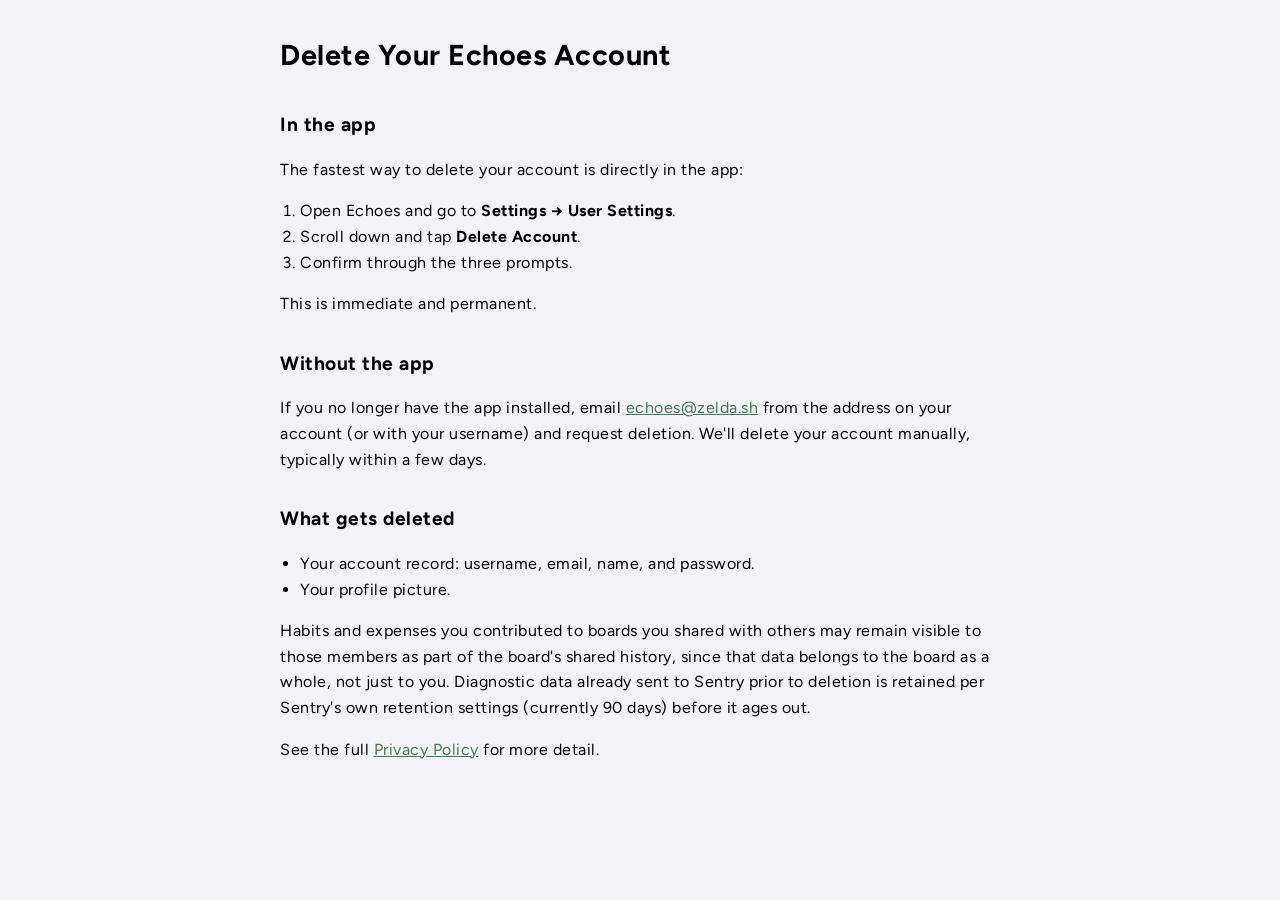
<file: static/data-deletion.html>
<!doctype html>
<html lang="en">
<head>
<meta charset="utf-8">
<meta name="viewport" content="width=device-width, initial-scale=1">
<meta name="darkreader-lock">
<title>Delete Your Account — Echoes</title>
<link rel="preload" href="/static/join/fonts/Figtree-Variable.ttf" as="font" type="font/ttf" crossorigin>
<link rel="stylesheet" href="/static/theme.css">
<style>
  @font-face {
    font-family: "Figtree";
    src: url("/static/join/fonts/Figtree-Variable.ttf") format("truetype");
    font-weight: 300 700;
    font-display: swap;
  }
  body { font-family: "Figtree", -apple-system, BlinkMacSystemFont, "Segoe UI", Helvetica, Arial, sans-serif; letter-spacing: 0.5px; line-height: 1.6; max-width: 720px; margin: 2rem auto; padding: 0 1.25rem; background: var(--background); color: var(--text); }
  h1 { font-size: 1.8rem; margin-bottom: 0.25rem; }
  h2 { font-size: 1.2rem; margin-top: 2rem; }
  a { color: var(--accent); }
  ol, ul { padding-left: 1.25rem; }
</style>
</head>
<body>

<h1>Delete Your Echoes Account</h1>

<h2>In the app</h2>
<p>The fastest way to delete your account is directly in the app:</p>
<ol>
  <li>Open Echoes and go to <strong>Settings → User Settings</strong>.</li>
  <li>Scroll down and tap <strong>Delete Account</strong>.</li>
  <li>Confirm through the three prompts.</li>
</ol>
<p>This is immediate and permanent.</p>

<h2>Without the app</h2>
<p>If you no longer have the app installed, email <a href="mailto:echoes@zelda.sh">echoes@zelda.sh</a> from the address on your account (or with your username) and request deletion. We'll delete your account manually, typically within a few days.</p>

<h2>What gets deleted</h2>
<ul>
  <li>Your account record: username, email, name, and password.</li>
  <li>Your profile picture.</li>
</ul>
<p>Habits and expenses you contributed to boards you shared with others may remain visible to those members as part of the board's shared history, since that data belongs to the board as a whole, not just to you. Diagnostic data already sent to Sentry prior to deletion is retained per Sentry's own retention settings (currently 90 days) before it ages out.</p>

<p>See the full <a href="/privacy">Privacy Policy</a> for more detail.</p>

</body>
</html>
</file>
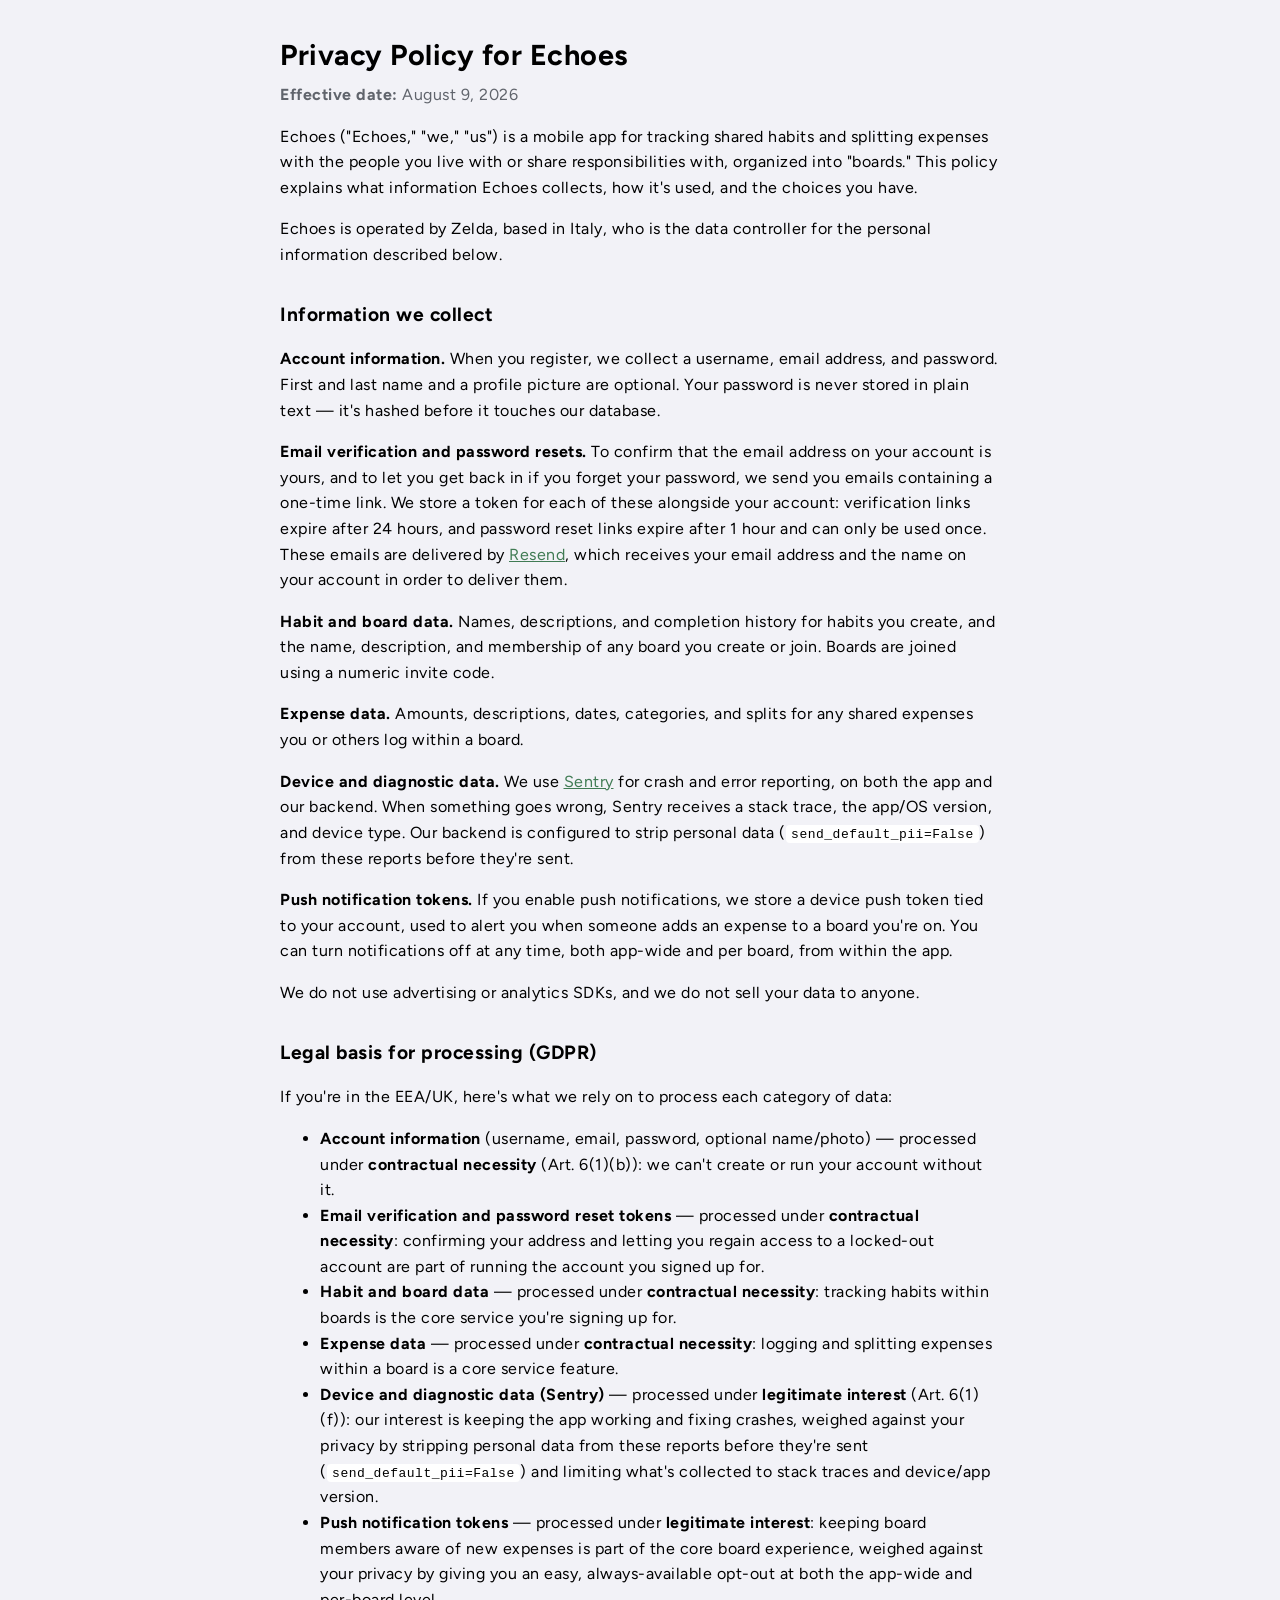
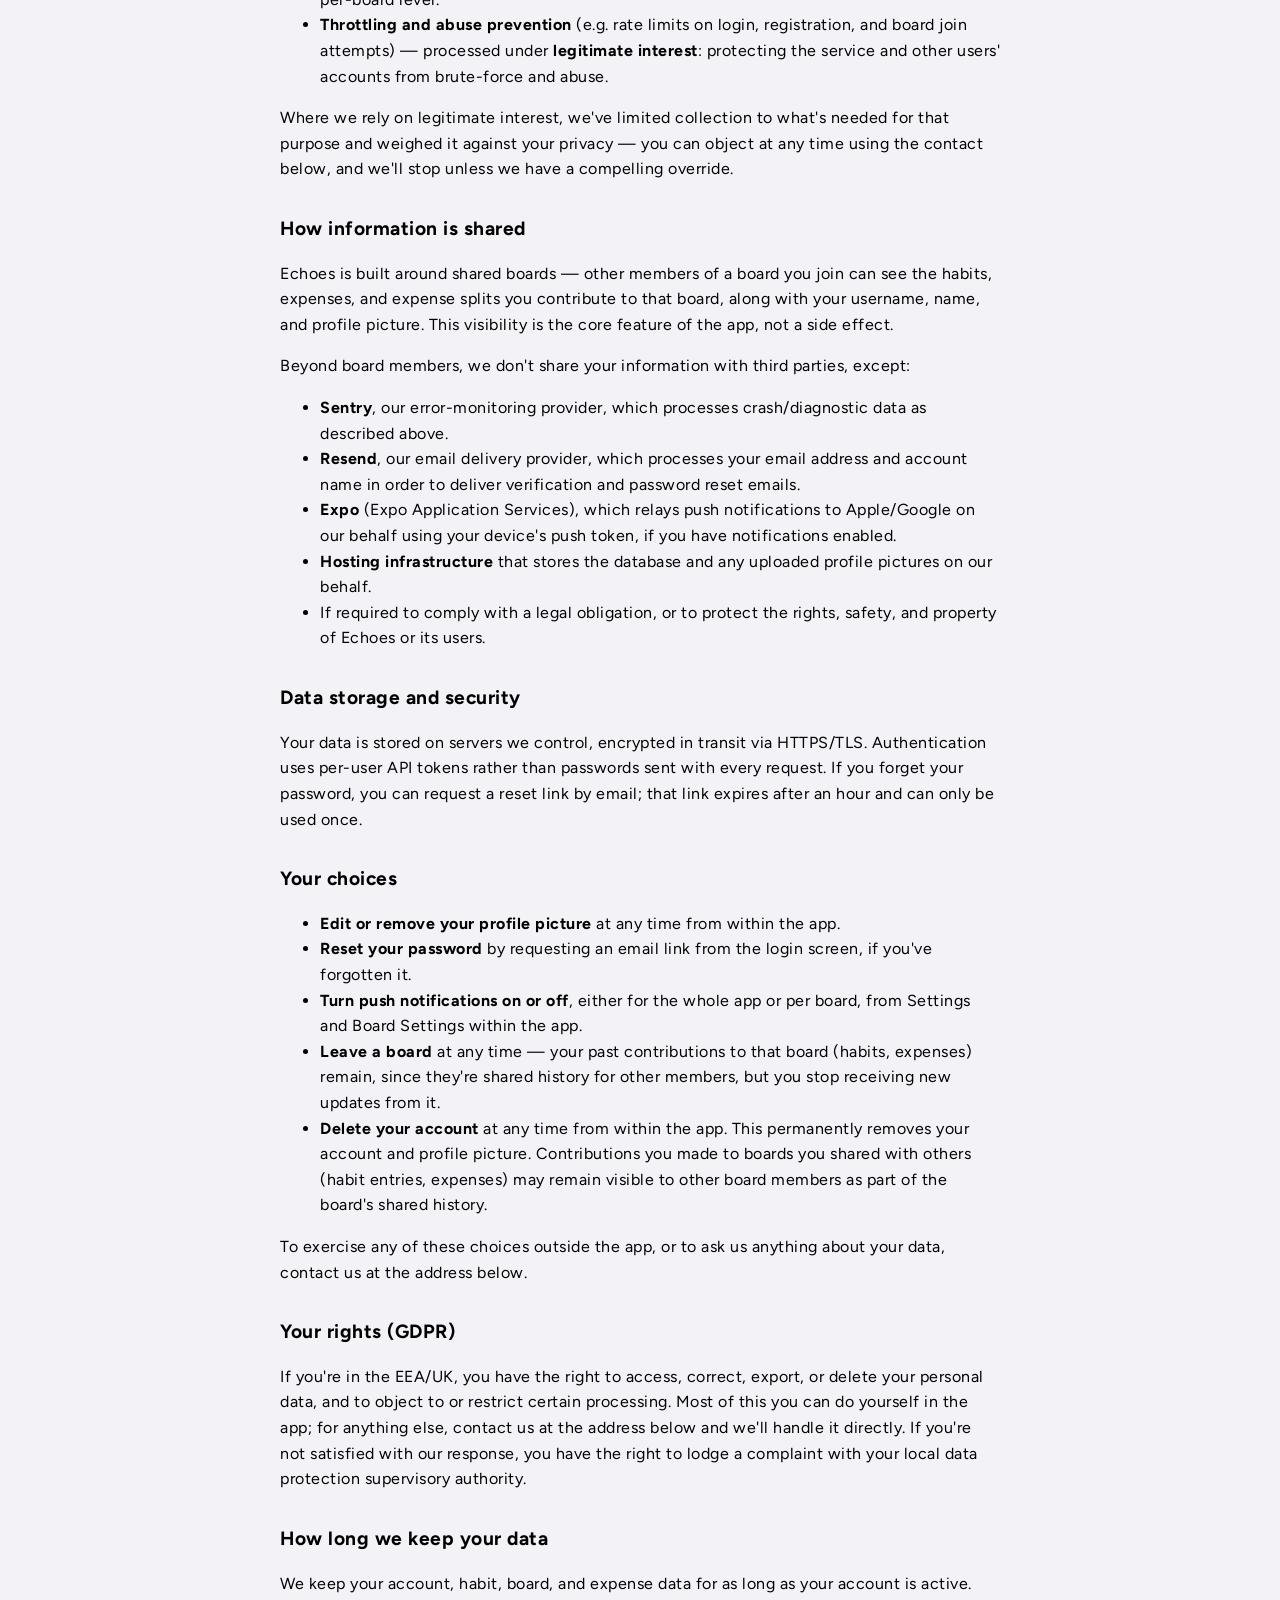
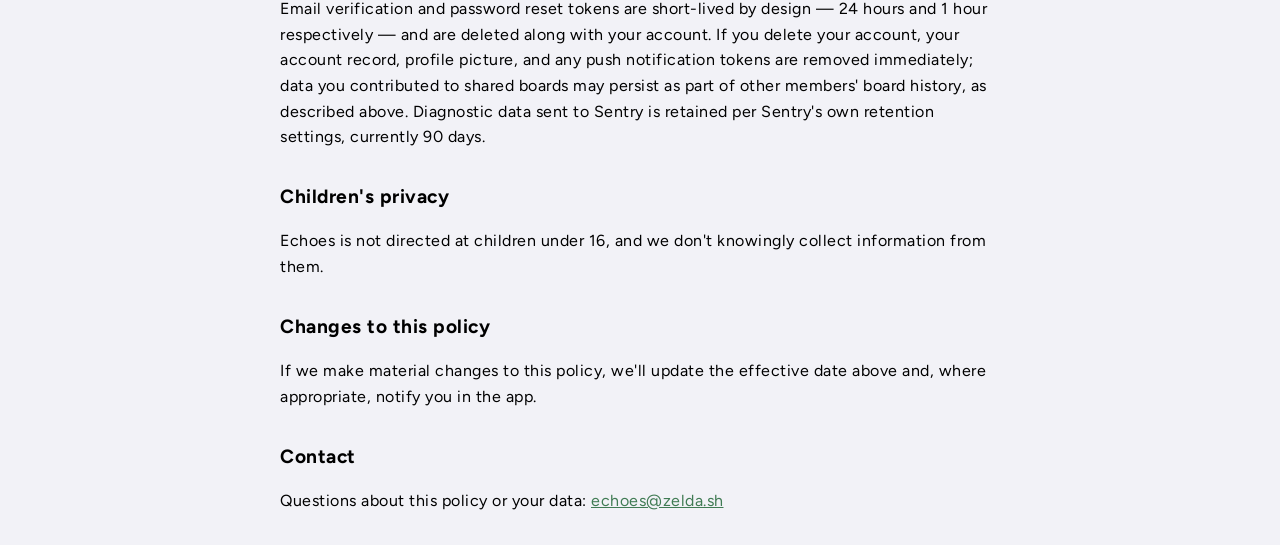
<file: static/privacy.html>
<!doctype html>
<html lang="en">
<head>
<meta charset="utf-8">
<meta name="viewport" content="width=device-width, initial-scale=1">
<meta name="darkreader-lock">
<title>Privacy Policy — Echoes</title>
<link rel="preload" href="/static/join/fonts/Figtree-Variable.ttf" as="font" type="font/ttf" crossorigin>
<link rel="stylesheet" href="/static/theme.css">
<style>
  @font-face {
    font-family: "Figtree";
    src: url("/static/join/fonts/Figtree-Variable.ttf") format("truetype");
    font-weight: 300 700;
    font-display: swap;
  }
  body { font-family: "Figtree", -apple-system, BlinkMacSystemFont, "Segoe UI", Helvetica, Arial, sans-serif; letter-spacing: 0.5px; line-height: 1.6; max-width: 720px; margin: 2rem auto; padding: 0 1.25rem; background: var(--background); color: var(--text); }
  h1 { font-size: 1.8rem; margin-bottom: 0.25rem; }
  h2 { font-size: 1.2rem; margin-top: 2rem; }
  .effective-date { color: var(--text-secondary); margin-top: 0; }
  a { color: var(--accent); }
  code { background: var(--background-element); padding: 0.1rem 0.35rem; border-radius: 4px; }
</style>
</head>
<body>

<h1>Privacy Policy for Echoes</h1>
<p class="effective-date"><strong>Effective date:</strong> August 9, 2026</p>

<p>Echoes ("Echoes," "we," "us") is a mobile app for tracking shared habits and splitting expenses with the people you live with or share responsibilities with, organized into "boards." This policy explains what information Echoes collects, how it's used, and the choices you have.</p>

<p>Echoes is operated by Zelda, based in Italy, who is the data controller for the personal information described below.</p>

<h2>Information we collect</h2>
<p><strong>Account information.</strong> When you register, we collect a username, email address, and password. First and last name and a profile picture are optional. Your password is never stored in plain text — it's hashed before it touches our database.</p>
<p><strong>Email verification and password resets.</strong> To confirm that the email address on your account is yours, and to let you get back in if you forget your password, we send you emails containing a one-time link. We store a token for each of these alongside your account: verification links expire after 24 hours, and password reset links expire after 1 hour and can only be used once. These emails are delivered by <a href="https://resend.com" target="_blank" rel="noopener">Resend</a>, which receives your email address and the name on your account in order to deliver them.</p>
<p><strong>Habit and board data.</strong> Names, descriptions, and completion history for habits you create, and the name, description, and membership of any board you create or join. Boards are joined using a numeric invite code.</p>
<p><strong>Expense data.</strong> Amounts, descriptions, dates, categories, and splits for any shared expenses you or others log within a board.</p>
<p><strong>Device and diagnostic data.</strong> We use <a href="https://sentry.io" target="_blank" rel="noopener">Sentry</a> for crash and error reporting, on both the app and our backend. When something goes wrong, Sentry receives a stack trace, the app/OS version, and device type. Our backend is configured to strip personal data (<code>send_default_pii=False</code>) from these reports before they're sent.</p>
<p><strong>Push notification tokens.</strong> If you enable push notifications, we store a device push token tied to your account, used to alert you when someone adds an expense to a board you're on. You can turn notifications off at any time, both app-wide and per board, from within the app.</p>
<p>We do not use advertising or analytics SDKs, and we do not sell your data to anyone.</p>

<h2>Legal basis for processing (GDPR)</h2>
<p>If you're in the EEA/UK, here's what we rely on to process each category of data:</p>
<ul>
  <li><strong>Account information</strong> (username, email, password, optional name/photo) — processed under <strong>contractual necessity</strong> (Art. 6(1)(b)): we can't create or run your account without it.</li>
  <li><strong>Email verification and password reset tokens</strong> — processed under <strong>contractual necessity</strong>: confirming your address and letting you regain access to a locked-out account are part of running the account you signed up for.</li>
  <li><strong>Habit and board data</strong> — processed under <strong>contractual necessity</strong>: tracking habits within boards is the core service you're signing up for.</li>
  <li><strong>Expense data</strong> — processed under <strong>contractual necessity</strong>: logging and splitting expenses within a board is a core service feature.</li>
  <li><strong>Device and diagnostic data (Sentry)</strong> — processed under <strong>legitimate interest</strong> (Art. 6(1)(f)): our interest is keeping the app working and fixing crashes, weighed against your privacy by stripping personal data from these reports before they're sent (<code>send_default_pii=False</code>) and limiting what's collected to stack traces and device/app version.</li>
  <li><strong>Push notification tokens</strong> — processed under <strong>legitimate interest</strong>: keeping board members aware of new expenses is part of the core board experience, weighed against your privacy by giving you an easy, always-available opt-out at both the app-wide and per-board level.</li>
  <li><strong>Throttling and abuse prevention</strong> (e.g. rate limits on login, registration, and board join attempts) — processed under <strong>legitimate interest</strong>: protecting the service and other users' accounts from brute-force and abuse.</li>
</ul>
<p>Where we rely on legitimate interest, we've limited collection to what's needed for that purpose and weighed it against your privacy — you can object at any time using the contact below, and we'll stop unless we have a compelling override.</p>

<h2>How information is shared</h2>
<p>Echoes is built around shared boards — other members of a board you join can see the habits, expenses, and expense splits you contribute to that board, along with your username, name, and profile picture. This visibility is the core feature of the app, not a side effect.</p>
<p>Beyond board members, we don't share your information with third parties, except:</p>
<ul>
  <li><strong>Sentry</strong>, our error-monitoring provider, which processes crash/diagnostic data as described above.</li>
  <li><strong>Resend</strong>, our email delivery provider, which processes your email address and account name in order to deliver verification and password reset emails.</li>
  <li><strong>Expo</strong> (Expo Application Services), which relays push notifications to Apple/Google on our behalf using your device's push token, if you have notifications enabled.</li>
  <li><strong>Hosting infrastructure</strong> that stores the database and any uploaded profile pictures on our behalf.</li>
  <li>If required to comply with a legal obligation, or to protect the rights, safety, and property of Echoes or its users.</li>
</ul>

<h2>Data storage and security</h2>
<p>Your data is stored on servers we control, encrypted in transit via HTTPS/TLS. Authentication uses per-user API tokens rather than passwords sent with every request. If you forget your password, you can request a reset link by email; that link expires after an hour and can only be used once.</p>

<h2>Your choices</h2>
<ul>
  <li><strong>Edit or remove your profile picture</strong> at any time from within the app.</li>
  <li><strong>Reset your password</strong> by requesting an email link from the login screen, if you've forgotten it.</li>
  <li><strong>Turn push notifications on or off</strong>, either for the whole app or per board, from Settings and Board Settings within the app.</li>
  <li><strong>Leave a board</strong> at any time — your past contributions to that board (habits, expenses) remain, since they're shared history for other members, but you stop receiving new updates from it.</li>
  <li><strong>Delete your account</strong> at any time from within the app. This permanently removes your account and profile picture. Contributions you made to boards you shared with others (habit entries, expenses) may remain visible to other board members as part of the board's shared history.</li>
</ul>
<p>To exercise any of these choices outside the app, or to ask us anything about your data, contact us at the address below.</p>

<h2>Your rights (GDPR)</h2>
<p>If you're in the EEA/UK, you have the right to access, correct, export, or delete your personal data, and to object to or restrict certain processing. Most of this you can do yourself in the app; for anything else, contact us at the address below and we'll handle it directly. If you're not satisfied with our response, you have the right to lodge a complaint with your local data protection supervisory authority.</p>

<h2>How long we keep your data</h2>
<p>We keep your account, habit, board, and expense data for as long as your account is active. Email verification and password reset tokens are short-lived by design — 24 hours and 1 hour respectively — and are deleted along with your account. If you delete your account, your account record, profile picture, and any push notification tokens are removed immediately; data you contributed to shared boards may persist as part of other members' board history, as described above. Diagnostic data sent to Sentry is retained per Sentry's own retention settings, currently 90 days.</p>

<h2>Children's privacy</h2>
<p>Echoes is not directed at children under 16, and we don't knowingly collect information from them.</p>

<h2>Changes to this policy</h2>
<p>If we make material changes to this policy, we'll update the effective date above and, where appropriate, notify you in the app.</p>

<h2>Contact</h2>
<p>Questions about this policy or your data: <a href="mailto:echoes@zelda.sh">echoes@zelda.sh</a></p>

</body>
</html>
</file>
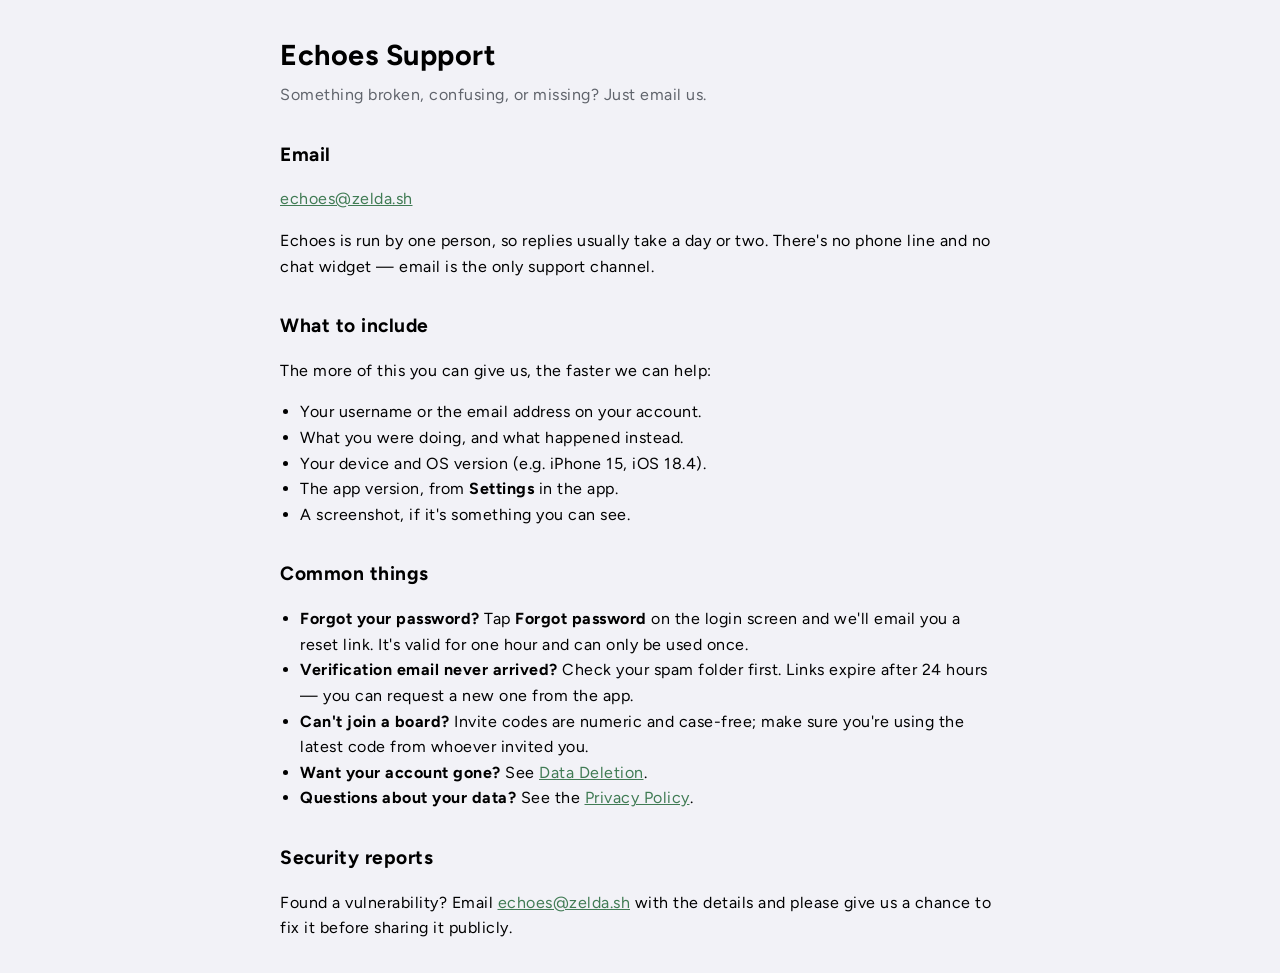
<file: static/support.html>
<!doctype html>
<html lang="en">
<head>
<meta charset="utf-8">
<meta name="viewport" content="width=device-width, initial-scale=1">
<meta name="darkreader-lock">
<title>Support — Echoes</title>
<link rel="preload" href="/static/join/fonts/Figtree-Variable.ttf" as="font" type="font/ttf" crossorigin>
<link rel="stylesheet" href="/static/theme.css">
<style>
  @font-face {
    font-family: "Figtree";
    src: url("/static/join/fonts/Figtree-Variable.ttf") format("truetype");
    font-weight: 300 700;
    font-display: swap;
  }
  body { font-family: "Figtree", -apple-system, BlinkMacSystemFont, "Segoe UI", Helvetica, Arial, sans-serif; letter-spacing: 0.5px; line-height: 1.6; max-width: 720px; margin: 2rem auto; padding: 0 1.25rem; background: var(--background); color: var(--text); }
  h1 { font-size: 1.8rem; margin-bottom: 0.25rem; }
  h2 { font-size: 1.2rem; margin-top: 2rem; }
  .lede { color: var(--text-secondary); margin-top: 0; }
  a { color: var(--accent); }
  ul { padding-left: 1.25rem; }
</style>
</head>
<body>

<h1>Echoes Support</h1>
<p class="lede">Something broken, confusing, or missing? Just email us.</p>

<h2>Email</h2>
<p><a href="mailto:echoes@zelda.sh">echoes@zelda.sh</a></p>
<p>Echoes is run by one person, so replies usually take a day or two. There's no phone line and no chat widget — email is the only support channel.</p>

<h2>What to include</h2>
<p>The more of this you can give us, the faster we can help:</p>
<ul>
  <li>Your username or the email address on your account.</li>
  <li>What you were doing, and what happened instead.</li>
  <li>Your device and OS version (e.g. iPhone 15, iOS 18.4).</li>
  <li>The app version, from <strong>Settings</strong> in the app.</li>
  <li>A screenshot, if it's something you can see.</li>
</ul>

<h2>Common things</h2>
<ul>
  <li><strong>Forgot your password?</strong> Tap <strong>Forgot password</strong> on the login screen and we'll email you a reset link. It's valid for one hour and can only be used once.</li>
  <li><strong>Verification email never arrived?</strong> Check your spam folder first. Links expire after 24 hours — you can request a new one from the app.</li>
  <li><strong>Can't join a board?</strong> Invite codes are numeric and case-free; make sure you're using the latest code from whoever invited you.</li>
  <li><strong>Want your account gone?</strong> See <a href="/data-deletion">Data Deletion</a>.</li>
  <li><strong>Questions about your data?</strong> See the <a href="/privacy">Privacy Policy</a>.</li>
</ul>

<h2>Security reports</h2>
<p>Found a vulnerability? Email <a href="mailto:echoes@zelda.sh">echoes@zelda.sh</a> with the details and please give us a chance to fix it before sharing it publicly.</p>

</body>
</html>
</file>
<file: static/theme.css>
:root {
  --background: #F2F2F7;
  --background-element: #FFFFFF;
  --text: #000000;
  --text-secondary: #60646C;
  --accent: #407B54;
  --border: rgba(0, 0, 0, 0.12);
}
@media (prefers-color-scheme: dark) {
  :root {
    --background: #161616;
    --background-element: #1c1c1c;
    --text: #FFFFFF;
    --text-secondary: #B0B4BA;
    --accent: #407B54;
    --border: rgba(255, 255, 255, 0.14);
  }
}
</file>
